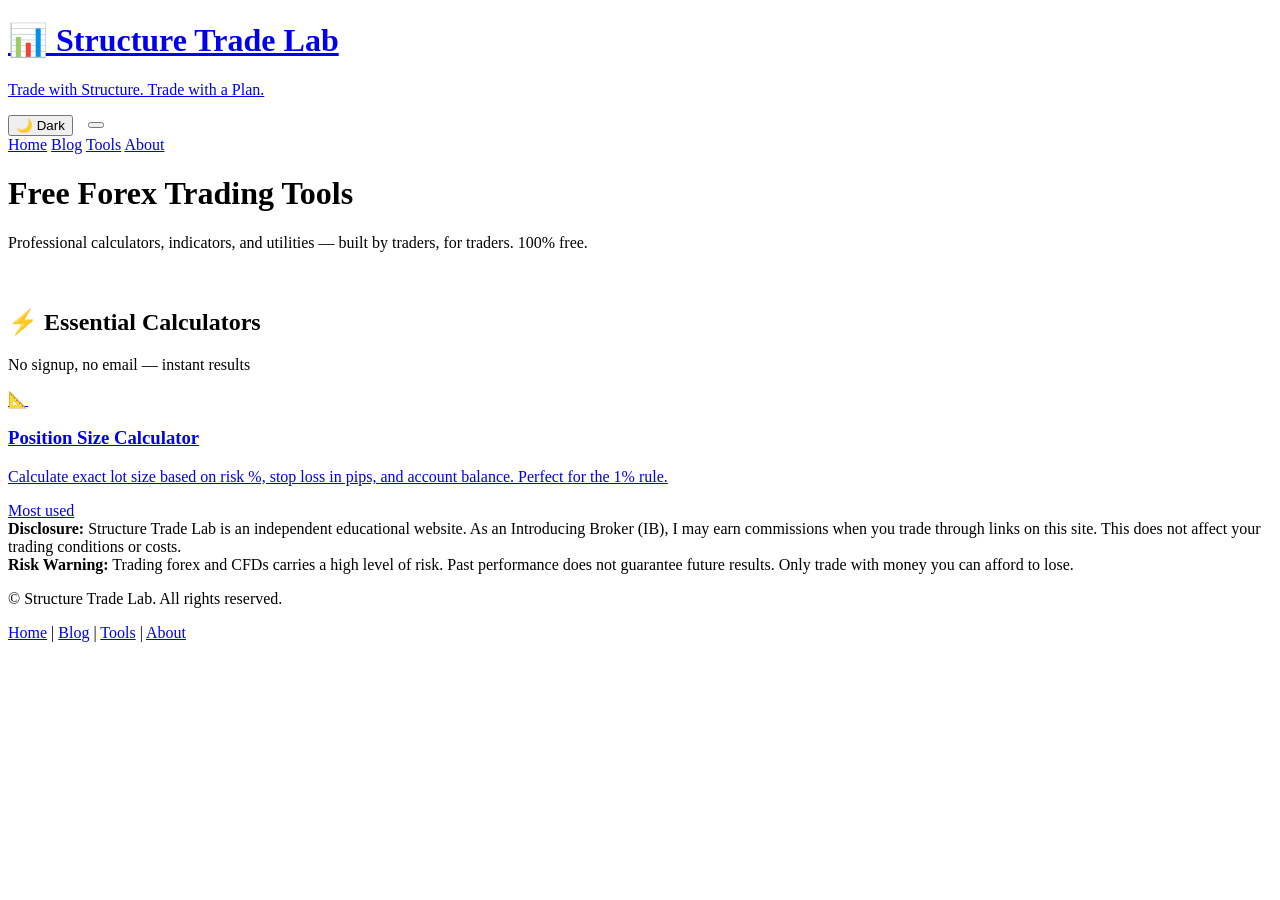
<file: index.html>
<!DOCTYPE html>
<html lang="en">
<head>

    <meta charset="UTF-8">
    <meta name="viewport" content="width=device-width, initial-scale=1.0">
    <meta name="description" content="Free forex trading tools: position size calculator, risk reward calculator, pip value calculator, leverage margin tool, Fibonacci tool, and compound profit calculator. Built by traders for traders.">
    <title>Free Forex Trading Tools — Calculators & Indicators | Structure Trade Lab</title>

    <!-- PREVENT FLASH OF LIGHT IN DARK MODE -->
     <script>
     (function() {
        const savedTheme = localStorage.getItem('theme');
        const prefersDark = window.matchMedia('(prefers-color-scheme: dark)').matches;
        if (savedTheme === 'dark' || (!savedTheme && prefersDark)) {
            document.documentElement.classList.add('dark-mode');
        }
        })();
        </script>

    <link rel="stylesheet" href="https://structuretradelab.com/assets/css/common.css">
    <link rel="stylesheet" href="https://structuretradelab.com/assets/css/tools.css">
</head>
<body>

    <!-- HEADER -->
    <header>
        <div class="container header-flex">
            <div class="logo">
                <a href="https://structuretradelab.com">
                    <h1>📊 Structure Trade Lab</h1>
                    <p>Trade with Structure. Trade with a Plan.</p>
                </a>
            </div>
            
            <div style="display: flex; align-items: center; gap: 15px;">
                <!-- Dark Mode Toggle Button -->
                 <button class="dark-mode-toggle" id="darkModeToggle" aria-label="Dark mode">
                    <span class="toggle-icon">🌙</span>
                    <span class="toggle-text">Dark</span>
                </button>
                
                <!-- Hamburger Button -->
                 <button class="hamburger" id="hamburgerBtn" aria-label="Menu">
                    <span></span>
                    <span></span>
                    <span></span>
                </button>
            </div>
            
            <nav id="mainNav">
                <a href="https://structuretradelab.com">Home</a>
                <a href="https://blog.structuretradelab.com">Blog</a>
                <a href="/" class="active">Tools</a>
                <a href="https://structuretradelab.com/about">About</a>
            </nav>
        </div>
    </header>
    
    <!-- Overlay for mobile menu -->
     <div class="menu-overlay" id="menuOverlay"></div>



    <div class="tools-hero">
        <div class="container">
            <h1>Free Forex Trading Tools</h1>
            <p>Professional calculators, indicators, and utilities — built by traders, for traders. 100% free.</p>
        </div>
    </div>

    <div class="container">
        
        <section style="padding-top: 20px;">
            <h2 class="section-title">⚡ Essential Calculators</h2>
            <p class="section-subtitle">No signup, no email — instant results</p>
            <div class="tools-grid">
                <a href="/position-size-calculator/" class="tool-card">
                    <div class="tool-icon">📐</div>
                    <h3>Position Size Calculator</h3>
                    <p>Calculate exact lot size based on risk %, stop loss in pips, and account balance. Perfect for the 1% rule.</p>
                    <span class="badge">Most used</span>
                </a>
                <!--
                <a href="/risk-reward-calculator/" class="tool-card">
                    <div class="tool-icon">⚖️</div>
                    <h3>Risk Reward Calculator</h3>
                    <p>See your reward-to-risk ratio before entering any trade. Input entry, stop loss, and take profit.</p>
                    <span class="badge">Essential</span>
                </a>
                <a href="/pip-value-calculator/" class="tool-card">
                    <div class="tool-icon">💧</div>
                    <h3>Pip Value Calculator</h3>
                    <p>Calculate pip value for any currency pair, lot size, and account currency. Works for majors and exotics.</p>
                </a>
                <a href="/leverage-margin-calculator/" class="tool-card">
                    <div class="tool-icon">⚡</div>
                    <h3>Leverage & Margin</h3>
                    <p>See required margin based on leverage, position size, and instrument. Understand your exposure.</p>
                </a>
                <a href="/fibonacci-calculator/" class="tool-card">
                    <div class="tool-icon">🌀</div>
                    <h3>Fibonacci Retracement</h3>
                    <p>Generate key Fibonacci levels (23.6%, 38.2%, 50%, 61.8%, 78.6%) from high/low prices.</p>
                    <span class="badge">Strategy</span>
                </a>
                <a href="/compound-profit-calculator/" class="tool-card">
                    <div class="tool-icon">📈</div>
                    <h3>Compound Profit</h3>
                    <p>See how your account grows with consistent compounding. Plan long-term expectations.</p>
                </a>
            -->
            </div>
        </section>

        <!-- ================================================== -->
        <!-- FUTURE SECTIONS (commented out)                   -->
        <!-- TradingView Indicators, MQL5/EA, MT4/MT5         -->
        <!-- ================================================== -->
        
        <!--
        <section class="featured-section">
            <h2 class="section-title">📈 TradingView Indicators</h2>
            <p class="section-subtitle">Free Pine Script indicators</p>
            <div class="tools-grid">
                <a href="/tradingview/smart-support-resistance/" class="tool-card">
                    <div class="tool-icon">📊</div>
                    <h3>Smart Support & Resistance</h3>
                    <p>Auto-draws dynamic S/R levels based on swing highs/lows.</p>
                    <span class="badge-platform">TradingView</span>
                </a>
            </div>
        </section>

        <section class="featured-section">
            <h2 class="section-title">🤖 MQL5 / Expert Advisors</h2>
            <p class="section-subtitle">Free EAs for MT4/MT5</p>
            <div class="tools-grid">
                <a href="/mql5/risk-manager-ea/" class="tool-card">
                    <div class="tool-icon">🛡️</div>
                    <h3>Risk Manager EA</h3>
                    <p>Automatically adjusts lot size based on risk %, trailing stop, partial closes.</p>
                    <span class="badge-platform">MT4/MT5</span>
                </a>
            </div>
        </section>

        <section class="featured-section">
            <h2 class="section-title">📜 MT4/MT5 Indicators</h2>
            <p class="section-subtitle">Professional indicators</p>
            <div class="tools-grid">
                <a href="/mt4-indicators/structure-scanner/" class="tool-card">
                    <div class="tool-icon">🔎</div>
                    <h3>Structure Scanner</h3>
                    <p>Scans multiple timeframes for market structure breaks.</p>
                    <span class="badge-platform">MT4/MT5</span>
                </a>
            </div>
        </section>
        -->

        <!--
        <div class="coming-note">
            💡 <strong>More tools coming soon.</strong> TradingView indicators, MQL5 Expert Advisors, and MT4/MT5 indicators are in development — completely free when released.
        </div>
        -->

    </div>

    <footer>
        <div class="container">
            <div class="footer-disclosure">
                <strong>Disclosure:</strong> Structure Trade Lab is an independent educational website. As an Introducing Broker (IB), I may earn commissions when you trade through links on this site. This does not affect your trading conditions or costs.
            </div>
            <div class="footer-disclosure">
                <strong>Risk Warning:</strong> Trading forex and CFDs carries a high level of risk. Past performance does not guarantee future results. Only trade with money you can afford to lose.
            </div>
            <p>© <span id="current-year"></span> Structure Trade Lab. All rights reserved.</p>
            <p style="margin-top: 10px;">
                <a href="https://structuretradelab.com">Home</a> | 
                <a href="https://blog.structuretradelab.com">Blog</a> | 
                <a href="/">Tools</a> |
                <a href="https://structuretradelab.com/about">About</a>
            </p>
        </div>
    </footer>

    <!-- JavaScript for Hamburger Menu & Year -->
    <script src="https://structuretradelab.com/assets/js/common.js" defer></script>
</body>
</html>
</file>
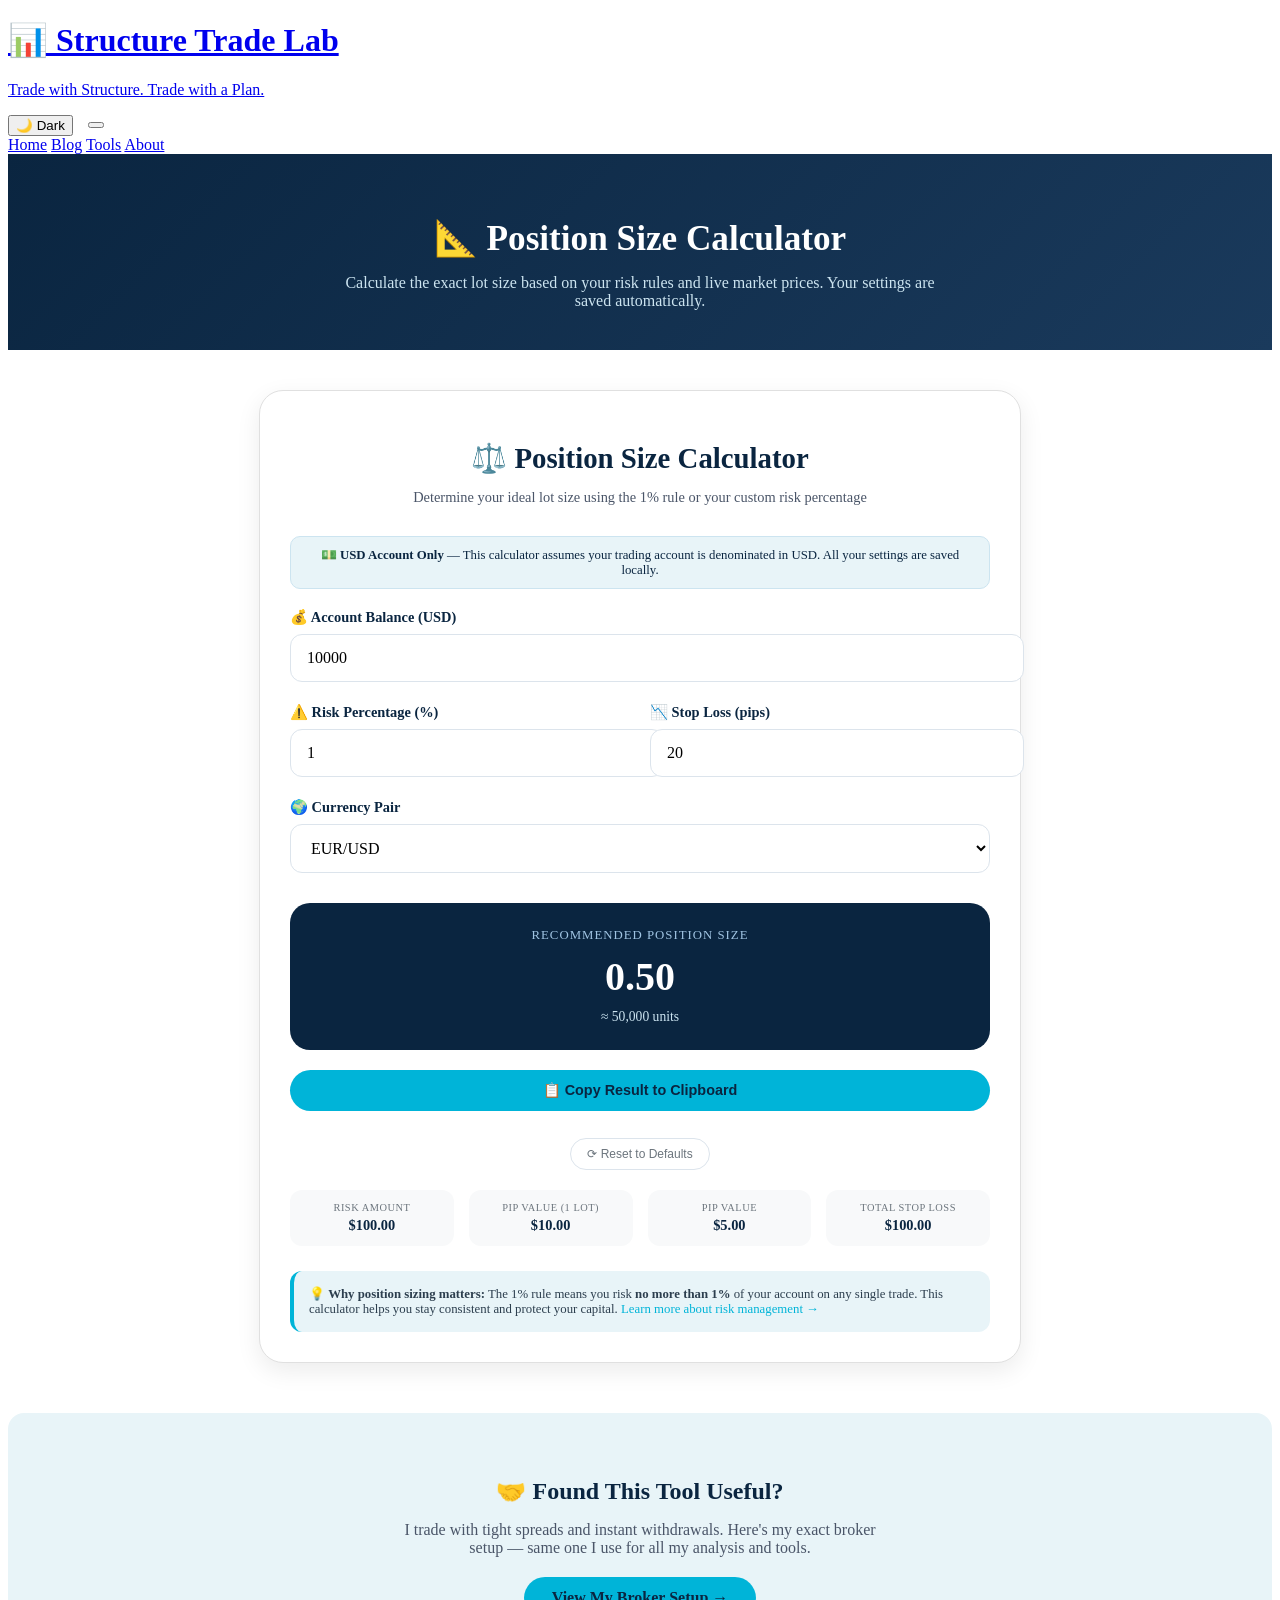
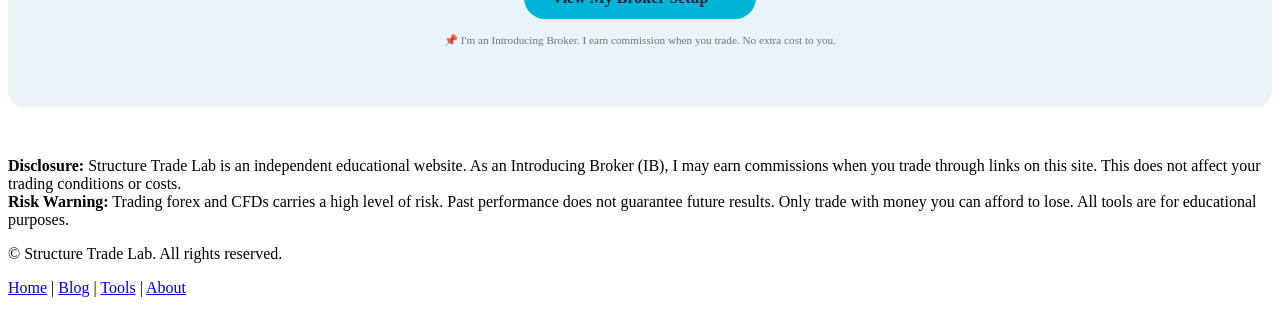
<file: position-size-calculator/index.html>
<!DOCTYPE html>
<html lang="en">

<head>

    <meta charset="UTF-8">
    <meta name="viewport" content="width=device-width, initial-scale=1.0">
    <meta name="description"
        content="Free forex position size calculator. Calculate exact lot size based on account balance, risk percentage, stop loss in pips, and live market prices. Saves your settings automatically.">
    <meta name="keywords"
        content="position size calculator, forex lot size calculator, risk management tool, forex calculator">
    <title>Position Size Calculator — Forex Risk Management Tool | Structure Trade Lab</title>

    <!-- PREVENT FLASH OF LIGHT IN DARK MODE -->
    <script>
        (function () {
            const savedTheme = localStorage.getItem('theme');
            const prefersDark = window.matchMedia('(prefers-color-scheme: dark)').matches;
            if (savedTheme === 'dark' || (!savedTheme && prefersDark)) {
                document.documentElement.classList.add('dark-mode');
            }
        })();
    </script>

    <link rel="stylesheet" href="https://structuretradelab.com/assets/css/common.css">

    <style>
        /* ============================================
           POSITION SIZE CALCULATOR STYLES
           ============================================ */

        .tools-hero {
            background: linear-gradient(135deg, #0a2540 0%, #1a3a5c 100%);
            color: white;
            padding: 40px 0;
            text-align: center;
        }

        .tools-hero h1 {
            font-size: 2.2rem;
            margin-bottom: 15px;
            color: white;
        }

        .tools-hero p {
            font-size: 1rem;
            max-width: 600px;
            margin: 0 auto;
            color: #cce4f0;
        }

        html.dark-mode .tools-hero {
            background: linear-gradient(135deg, #0a0f1a 0%, #0d1f2d 100%);
        }

        html.dark-mode .tools-hero p {
            color: #8b949e;
        }

        .calculator-container {
            max-width: 700px;
            margin: 40px auto;
            background: white;
            border-radius: 24px;
            padding: 30px;
            box-shadow: 0 8px 24px rgba(0, 0, 0, 0.08);
            border: 1px solid #e0e0e0;
            transition: background 0.3s ease, border-color 0.3s ease;
        }

        html.dark-mode .calculator-container {
            background: #121724;
            border-color: #1f2a3a;
            box-shadow: 0 8px 24px rgba(0, 0, 0, 0.3);
        }

        .calc-title {
            text-align: center;
            margin-bottom: 30px;
        }

        .calc-title h1 {
            font-size: 1.8rem;
            color: #0a2540;
            margin-bottom: 8px;
            transition: color 0.3s ease;
        }

        html.dark-mode .calc-title h1 {
            color: #f0f3f8;
        }

        .calc-title p {
            color: #4a5568;
            font-size: 0.9rem;
        }

        html.dark-mode .calc-title p {
            color: #c9d1d9;
        }

        .input-group {
            margin-bottom: 22px;
        }

        .input-group label {
            display: block;
            font-weight: 600;
            color: #0a2540;
            margin-bottom: 8px;
            font-size: 0.9rem;
            transition: color 0.3s ease;
        }

        html.dark-mode .input-group label {
            color: #f0f3f8;
        }

        .input-group input,
        .input-group select {
            width: 100%;
            padding: 14px 16px;
            border: 1px solid #dce4ec;
            border-radius: 12px;
            font-size: 1rem;
            transition: all 0.2s;
            background: white;
            font-family: inherit;
        }

        html.dark-mode .input-group input,
        html.dark-mode .input-group select {
            background: #0d1117;
            border-color: #1f2a3a;
            color: #f0f3f8;
        }

        .input-group input:focus,
        .input-group select:focus {
            outline: none;
            border-color: #00b4d8;
            box-shadow: 0 0 0 3px rgba(0, 180, 216, 0.1);
        }

        .input-group .helper-text {
            font-size: 0.7rem;
            color: #6c757d;
            margin-top: 5px;
        }

        html.dark-mode .input-group .helper-text {
            color: #8b949e;
        }

        .input-row {
            display: grid;
            grid-template-columns: 1fr 1fr;
            gap: 20px;
        }

        .account-note {
            background: #e8f4f8;
            border-radius: 10px;
            padding: 10px 15px;
            margin-bottom: 20px;
            font-size: 0.8rem;
            color: #0a2540;
            text-align: center;
            border: 1px solid #cce4f0;
        }

        html.dark-mode .account-note {
            background: #1a2332;
            color: #c9d1d9;
            border-color: #1f2a3a;
        }

        .result-box {
            background: #0a2540;
            border-radius: 20px;
            padding: 25px;
            text-align: center;
            margin: 30px 0 20px;
        }

        html.dark-mode .result-box {
            background: #0a0f1a;
        }

        .result-label {
            color: #a0c4e2;
            font-size: 0.8rem;
            text-transform: uppercase;
            letter-spacing: 1px;
            margin-bottom: 10px;
        }

        html.dark-mode .result-label {
            color: #8b949e;
        }

        .result-value {
            color: white;
            font-size: 2.5rem;
            font-weight: bold;
            line-height: 1.2;
            margin-bottom: 8px;
        }

        .result-sub {
            color: #cce4f0;
            font-size: 0.85rem;
        }

        html.dark-mode .result-sub {
            color: #8b949e;
        }

        .details-grid {
            display: grid;
            grid-template-columns: repeat(4, 1fr);
            gap: 15px;
            margin-top: 20px;
        }

        .detail-card {
            background: #f8f9fa;
            border-radius: 12px;
            padding: 12px;
            text-align: center;
            transition: background 0.3s ease;
        }

        html.dark-mode .detail-card {
            background: #1a2332;
        }

        .detail-label {
            font-size: 0.65rem;
            color: #6c757d;
            text-transform: uppercase;
            letter-spacing: 0.5px;
            margin-bottom: 4px;
        }

        html.dark-mode .detail-label {
            color: #8b949e;
        }

        .detail-value {
            font-size: 0.9rem;
            font-weight: bold;
            color: #0a2540;
        }

        html.dark-mode .detail-value {
            color: #f0f3f8;
        }

        .copy-btn {
            background: #00b4d8;
            color: #0a2540;
            border: none;
            padding: 12px 24px;
            border-radius: 50px;
            font-weight: bold;
            cursor: pointer;
            transition: all 0.2s;
            width: 100%;
            font-size: 0.9rem;
        }

        .copy-btn:hover {
            background: #0096b8;
            transform: translateY(-2px);
        }

        html.dark-mode .copy-btn {
            background: #58c4dd;
            color: #0a0f1a;
        }

        html.dark-mode .copy-btn:hover {
            background: #7cd4e8;
        }

        .copy-success {
            text-align: center;
            margin-top: 12px;
            font-size: 0.8rem;
            color: #2ecc71;
            display: none;
        }

        .reset-btn {
            background: transparent;
            border: 1px solid #dce4ec;
            color: #6c757d;
            padding: 8px 16px;
            border-radius: 50px;
            font-size: 0.75rem;
            cursor: pointer;
            margin-top: 15px;
            transition: all 0.2s;
        }

        .reset-btn:hover {
            background: #f0f4f8;
            border-color: #00b4d8;
            color: #0a2540;
        }

        html.dark-mode .reset-btn {
            border-color: #1f2a3a;
            color: #8b949e;
        }

        html.dark-mode .reset-btn:hover {
            background: #1a2332;
            border-color: #58c4dd;
            color: #f0f3f8;
        }

        .info-text {
            background: #e8f4f8;
            padding: 15px;
            border-radius: 12px;
            margin-top: 25px;
            font-size: 0.8rem;
            color: #2c3e4e;
            border-left: 4px solid #00b4d8;
        }

        html.dark-mode .info-text {
            background: #1a2332;
            color: #c9d1d9;
            border-left-color: #58c4dd;
        }

        .info-text a {
            color: #00b4d8;
            text-decoration: none;
        }

        .info-text a:hover {
            text-decoration: underline;
        }

        html.dark-mode .info-text a {
            color: #58c4dd;
        }

        .blog-cta {
            background: #e8f4f8;
            text-align: center;
            padding: 40px;
            border-radius: 16px;
            margin: 50px 0;
        }

        html.dark-mode .blog-cta {
            background: #1a2332;
        }

        .blog-cta h3 {
            color: #0a2540;
            font-size: 1.5rem;
            margin-bottom: 15px;
        }

        html.dark-mode .blog-cta h3 {
            color: #f0f3f8;
        }

        .blog-cta p {
            color: #4a5568;
            margin-bottom: 20px;
            max-width: 500px;
            margin-left: auto;
            margin-right: auto;
        }

        html.dark-mode .blog-cta p {
            color: #c9d1d9;
        }

        .blog-cta .btn {
            display: inline-block;
            background: #00b4d8;
            color: #0a2540;
            padding: 12px 28px;
            text-decoration: none;
            font-weight: bold;
            border-radius: 50px;
            transition: all 0.3s;
        }

        .blog-cta .btn:hover {
            background: #0096b8;
            transform: translateY(-2px);
        }

        html.dark-mode .blog-cta .btn {
            background: #58c4dd;
            color: #0a0f1a;
        }

        html.dark-mode .blog-cta .btn:hover {
            background: #7cd4e8;
        }

        .blog-cta .disclosure-small {
            font-size: 0.7rem;
            color: #6c757d;
            margin-top: 15px;
        }

        html.dark-mode .blog-cta .disclosure-small {
            color: #8b949e;
        }

        @media (max-width: 700px) {
            .details-grid {
                grid-template-columns: repeat(2, 1fr);
            }
        }

        @media (max-width: 600px) {
            .calculator-container {
                padding: 20px;
                margin: 20px;
            }

            .result-value {
                font-size: 1.8rem;
            }

            .input-row {
                grid-template-columns: 1fr;
                gap: 0;
            }

            .tools-hero h1 {
                font-size: 1.6rem;
            }

            .blog-cta {
                padding: 25px;
                margin: 30px 15px;
            }

            .blog-cta h3 {
                font-size: 1.2rem;
            }
        }
    </style>
</head>

<body>

    <!-- HEADER -->
    <header>
        <div class="container header-flex">
            <div class="logo">
                <a href="https://structuretradelab.com">
                    <h1>📊 Structure Trade Lab</h1>
                    <p>Trade with Structure. Trade with a Plan.</p>
                </a>
            </div>

            <div style="display: flex; align-items: center; gap: 15px;">
                <button class="dark-mode-toggle" id="darkModeToggle" aria-label="Dark mode">
                    <span class="toggle-icon">🌙</span>
                    <span class="toggle-text">Dark</span>
                </button>
                <button class="hamburger" id="hamburgerBtn" aria-label="Menu">
                    <span></span>
                    <span></span>
                    <span></span>
                </button>
            </div>

            <nav id="mainNav">
                <a href="https://structuretradelab.com">Home</a>
                <a href="https://blog.structuretradelab.com">Blog</a>
                <a href="/">Tools</a>
                <a href="https://structuretradelab.com/about">About</a>
            </nav>
        </div>
    </header>

    <div class="menu-overlay" id="menuOverlay"></div>

    <!-- TOOLS HERO -->
    <div class="tools-hero">
        <div class="container">
            <h1>📐 Position Size Calculator</h1>
            <p>Calculate the exact lot size based on your risk rules and live market prices. Your settings are saved
                automatically.</p>
        </div>
    </div>

    <div class="container">
        <div class="calculator-container">
            <div class="calc-title">
                <h1>⚖️ Position Size Calculator</h1>
                <p>Determine your ideal lot size using the 1% rule or your custom risk percentage</p>
            </div>

            <div class="account-note">
                💵 <strong>USD Account Only</strong> — This calculator assumes your trading account is denominated in
                USD. All your settings are saved locally.
            </div>

            <div class="input-group">
                <label>💰 Account Balance (USD)</label>
                <input type="number" id="balance" step="100" placeholder="Enter account balance in USD" value="10000">
            </div>

            <div class="input-row">
                <div class="input-group">
                    <label>⚠️ Risk Percentage (%)</label>
                    <input type="number" id="riskPercent" step="0.5" placeholder="Risk per trade" value="1">
                </div>
                <div class="input-group">
                    <label>📉 Stop Loss (pips)</label>
                    <input type="number" id="stopLossPips" step="1" placeholder="Stop loss in pips" value="20">
                </div>
            </div>

            <div class="input-group">
                <label>🌍 Currency Pair</label>
                <select id="currencyPair">
                    <option value="EURUSD">EUR/USD</option>
                    <option value="GBPUSD">GBP/USD</option>
                    <option value="USDJPY">USD/JPY</option>
                    <option value="USDCHF">USD/CHF</option>
                    <option value="USDCAD">USD/CAD</option>
                    <option value="AUDUSD">AUD/USD</option>
                    <option value="NZDUSD">NZD/USD</option>
                    <option value="GBPJPY">GBP/JPY</option>
                    <option value="EURJPY">EUR/JPY</option>
                    <option value="EURGBP">EUR/GBP</option>
                    <option value="XAUUSD">Gold (XAU/USD)</option>
                </select>
            </div>

            <div class="input-group" id="priceInputGroup" style="display: none;">
                <label id="priceLabel">💰 Current Market Price</label>
                <input type="number" id="currentPrice" step="0.0001" placeholder="Enter current price">
                <div class="helper-text" id="priceHelper">Find this in your trading platform. Saved for next time.</div>
            </div>

            <div class="result-box">
                <div class="result-label">Recommended Position Size</div>
                <div class="result-value" id="positionSize">0.00</div>
                <div class="result-sub" id="positionUnits">≈ 0 units</div>
            </div>

            <button class="copy-btn" id="copyBtn">📋 Copy Result to Clipboard</button>
            <div class="copy-success" id="copySuccess">✓ Copied to clipboard!</div>

            <div style="text-align: center; margin-top: 12px;">
                <button class="reset-btn" id="resetBtn">⟳ Reset to Defaults</button>
            </div>

            <div class="details-grid">
                <div class="detail-card">
                    <div class="detail-label">Risk Amount</div>
                    <div class="detail-value" id="riskAmount">$0.00</div>
                </div>
                <div class="detail-card">
                    <div class="detail-label">Pip Value (1 lot)</div>
                    <div class="detail-value" id="pipValue">$0.00</div>
                </div>
                <div class="detail-card">
                    <div class="detail-label">Pip Value</div>
                    <div class="detail-value" id="positionPipValue">$0.00</div>
                </div>
                <div class="detail-card">
                    <div class="detail-label">Total Stop Loss</div>
                    <div class="detail-value" id="stopLossValue">$0.00</div>
                </div>
            </div>

            <div class="info-text">
                💡 <strong>Why position sizing matters:</strong> The 1% rule means you risk <strong>no more than
                    1%</strong> of your account on any single trade. This calculator helps you stay consistent and
                protect your capital.
                <a href="https://blog.structuretradelab.com/category/risk-management/">Learn more about risk management
                    →</a>
            </div>
        </div>

        <div class="blog-cta">
            <h3>🤝 Found This Tool Useful?</h3>
            <p>I trade with tight spreads and instant withdrawals. Here's my exact broker setup — same one I use for all
                my analysis and tools.</p>
            <a href="https://structuretradelab.com/broker-setup/" class="btn">View My Broker Setup →</a>
            <p class="disclosure-small">📌 I'm an Introducing Broker. I earn commission when you trade. No extra cost to
                you.</p>
        </div>
    </div>

    <footer>
        <div class="container">
            <div class="footer-disclosure">
                <strong>Disclosure:</strong> Structure Trade Lab is an independent educational website. As an
                Introducing Broker (IB), I may earn commissions when you trade through links on this site. This does not
                affect your trading conditions or costs.
            </div>
            <div class="footer-disclosure">
                <strong>Risk Warning:</strong> Trading forex and CFDs carries a high level of risk. Past performance
                does not guarantee future results. Only trade with money you can afford to lose. All tools are for
                educational purposes.
            </div>
            <p>© <span id="current-year"></span> Structure Trade Lab. All rights reserved.</p>
            <p style="margin-top: 10px;">
                <a href="https://structuretradelab.com">Home</a> |
                <a href="https://blog.structuretradelab.com">Blog</a> |
                <a href="/">Tools</a> |
                <a href="https://structuretradelab.com/about">About</a>
            </p>
        </div>
    </footer>

    <!-- Common JavaScript -->
    <script src="https://structuretradelab.com/assets/js/common.js" defer></script>

    <!-- Calculator Specific JavaScript -->
    <script>
        // DOM elements for calculator
        const balanceInput = document.getElementById('balance');
        const riskPercentInput = document.getElementById('riskPercent');
        const stopLossInput = document.getElementById('stopLossPips');
        const currencySelect = document.getElementById('currencyPair');
        const priceInputGroup = document.getElementById('priceInputGroup');
        const priceLabel = document.getElementById('priceLabel');
        const priceHelper = document.getElementById('priceHelper');
        const currentPriceInput = document.getElementById('currentPrice');
        const resetBtn = document.getElementById('resetBtn');

        const positionSizeSpan = document.getElementById('positionSize');
        const positionUnitsSpan = document.getElementById('positionUnits');
        const riskAmountSpan = document.getElementById('riskAmount');
        const pipValueSpan = document.getElementById('pipValue');
        const positionPipValueSpan = document.getElementById('positionPipValue');
        const stopLossValueSpan = document.getElementById('stopLossValue');

        const copyBtn = document.getElementById('copyBtn');
        const copySuccessDiv = document.getElementById('copySuccess');

        // Default values
        const DEFAULTS = {
            balance: 10000,
            riskPercent: 1,
            stopLossPips: 20,
            currencyPair: 'EURUSD',
            currentPrice: null
        };

        function getDefaultPrice(pair) {
            const defaults = {
                'USDJPY': 150.50,
                'USDCHF': 0.89,
                'USDCAD': 1.37,
                'GBPJPY': 190.00,
                'EURJPY': 162.00,
                'EURGBP': 1.2700
            };
            return defaults[pair] || 1;
        }

        function saveSettings() {
            const settings = {
                balance: balanceInput.value,
                riskPercent: riskPercentInput.value,
                stopLossPips: stopLossInput.value,
                currencyPair: currencySelect.value,
                currentPrice: currentPriceInput.value
            };
            localStorage.setItem('positionSizeCalculator', JSON.stringify(settings));
        }

        function loadSettings() {
            const saved = localStorage.getItem('positionSizeCalculator');
            if (saved) {
                try {
                    const settings = JSON.parse(saved);
                    if (settings.balance) balanceInput.value = settings.balance;
                    if (settings.riskPercent) riskPercentInput.value = settings.riskPercent;
                    if (settings.stopLossPips) stopLossInput.value = settings.stopLossPips;
                    if (settings.currencyPair) currencySelect.value = settings.currencyPair;
                    if (settings.currentPrice) currentPriceInput.value = settings.currentPrice;
                    return true;
                } catch (e) {
                    console.log('Error loading settings');
                }
            }
            return false;
        }

        function resetToDefaults() {
            balanceInput.value = DEFAULTS.balance;
            riskPercentInput.value = DEFAULTS.riskPercent;
            stopLossInput.value = DEFAULTS.stopLossPips;
            currencySelect.value = DEFAULTS.currencyPair;

            const pair = currencySelect.value;
            if (needsCurrentPrice(pair)) {
                currentPriceInput.value = getDefaultPrice(pair);
            } else {
                currentPriceInput.value = '';
            }

            updatePriceInputVisibility();
            updateCalculator();
            saveSettings();
        }

        function getPipSize(pair) {
            const jpyPairs = ['USDJPY', 'GBPJPY', 'EURJPY'];
            if (jpyPairs.includes(pair)) return 0.01;
            return 0.0001;
        }

        function getQuoteCurrency(pair) {
            if (pair === 'EURUSD' || pair === 'GBPUSD' || pair === 'AUDUSD' ||
                pair === 'NZDUSD' || pair === 'XAUUSD') return 'USD';
            if (pair === 'USDJPY') return 'JPY';
            if (pair === 'USDCHF') return 'CHF';
            if (pair === 'USDCAD') return 'CAD';
            if (pair === 'GBPJPY' || pair === 'EURJPY') return 'JPY';
            if (pair === 'EURGBP') return 'GBP';
            return 'USD';
        }

        function needsCurrentPrice(pair) {
            const needsPrice = ['USDJPY', 'USDCHF', 'USDCAD', 'GBPJPY', 'EURJPY', 'EURGBP'];
            return needsPrice.includes(pair);
        }

        function updatePriceInputVisibility() {
            const pair = currencySelect.value;
            const needsPrice = needsCurrentPrice(pair);

            if (needsPrice) {
                priceInputGroup.style.display = 'block';

                if (pair === 'USDJPY') {
                    priceLabel.innerHTML = '💰 USD/JPY Current Rate';
                    priceHelper.innerHTML = 'Enter the live USD/JPY rate. Example: 150.50';
                    currentPriceInput.step = '0.01';
                    currentPriceInput.placeholder = 'Enter USD/JPY rate';
                } else if (pair === 'GBPJPY') {
                    priceLabel.innerHTML = '💰 GBP/JPY Current Rate';
                    priceHelper.innerHTML = 'Enter the live GBP/JPY rate. Example: 190.00';
                    currentPriceInput.step = '0.01';
                    currentPriceInput.placeholder = 'Enter GBP/JPY rate';
                } else if (pair === 'EURJPY') {
                    priceLabel.innerHTML = '💰 EUR/JPY Current Rate';
                    priceHelper.innerHTML = 'Enter the live EUR/JPY rate. Example: 162.00';
                    currentPriceInput.step = '0.01';
                    currentPriceInput.placeholder = 'Enter EUR/JPY rate';
                } else if (pair === 'USDCHF') {
                    priceLabel.innerHTML = '💰 USD/CHF Current Rate';
                    priceHelper.innerHTML = 'Enter the live USD/CHF rate. Example: 0.8900';
                    currentPriceInput.step = '0.0001';
                    currentPriceInput.placeholder = 'Enter USD/CHF rate';
                } else if (pair === 'USDCAD') {
                    priceLabel.innerHTML = '💰 USD/CAD Current Rate';
                    priceHelper.innerHTML = 'Enter the live USD/CAD rate. Example: 1.3750';
                    currentPriceInput.step = '0.0001';
                    currentPriceInput.placeholder = 'Enter USD/CAD rate';
                } else if (pair === 'EURGBP') {
                    priceLabel.innerHTML = '💰 GBP/USD Current Rate';
                    priceHelper.innerHTML = 'Enter the live GBP/USD rate. Example: 1.2700';
                    currentPriceInput.step = '0.0001';
                    currentPriceInput.placeholder = 'Enter GBP/USD rate';
                }

                if (!currentPriceInput.value) {
                    currentPriceInput.value = getDefaultPrice(pair);
                }
            } else {
                priceInputGroup.style.display = 'none';
            }
        }


        function calculatePipValue(pair) {
            const pipSize = getPipSize(pair);
            const quoteCurrency = getQuoteCurrency(pair);

            if (quoteCurrency === 'USD') {
                return 100000 * pipSize;
            }

            let currentPrice = parseFloat(currentPriceInput.value);
            if (isNaN(currentPrice) || currentPrice <= 0) {
                currentPrice = getDefaultPrice(pair);
                currentPriceInput.value = currentPrice;
            }

            let pipValueInQuote = 100000 * pipSize;

            if (pair === 'USDJPY' || pair === 'USDCHF' || pair === 'USDCAD') {
                return pipValueInQuote / currentPrice;
            } else if (pair === 'GBPJPY') {
                return pipValueInQuote / currentPrice;
            } else if (pair === 'EURJPY') {
                return pipValueInQuote / currentPrice;
            } else if (pair === 'EURGBP') {
                // Convert from GBP to USD using user's GBP/USD input
                return pipValueInQuote * currentPrice;
            }

            return 10;
        }

        function updateCalculator() {
            let balance = parseFloat(balanceInput.value);
            let riskPercent = parseFloat(riskPercentInput.value);
            let stopLossPips = parseFloat(stopLossInput.value);
            let pair = currencySelect.value;

            if (isNaN(balance) || balance <= 0) balance = 10000;
            if (isNaN(riskPercent) || riskPercent <= 0) riskPercent = 1;
            if (isNaN(stopLossPips) || stopLossPips <= 0) stopLossPips = 20;

            let riskAmountUSD = balance * (riskPercent / 100);
            let pipValuePerLot = calculatePipValue(pair);

            let denominator = stopLossPips * pipValuePerLot;
            let lots = denominator > 0 ? riskAmountUSD / denominator : 0;
            lots = Math.min(Math.max(lots, 0.01), 50);
            lots = Math.round(lots * 100) / 100;

            let units = lots * 100000;
            let positionPipValue = lots * pipValuePerLot;
            let totalStopLoss = stopLossPips * positionPipValue;

            positionSizeSpan.innerText = lots.toFixed(2);
            positionUnitsSpan.innerText = `≈ ${Math.round(units).toLocaleString()} units`;
            riskAmountSpan.innerText = `$${riskAmountUSD.toFixed(2)}`;
            pipValueSpan.innerText = `$${pipValuePerLot.toFixed(2)}`;
            positionPipValueSpan.innerText = `$${positionPipValue.toFixed(2)}`;
            stopLossValueSpan.innerText = `$${totalStopLoss.toFixed(2)}`;
        }

        function handleChange() {
            updateCalculator();
            saveSettings();
        }

        // Event listeners
        balanceInput.addEventListener('input', handleChange);
        riskPercentInput.addEventListener('input', handleChange);
        stopLossInput.addEventListener('input', handleChange);

        currencySelect.addEventListener('change', () => {
            // Reset price input to the new pair's default value
            const newPair = currencySelect.value;
            const defaultPrice = getDefaultPrice(newPair);
            currentPriceInput.value = defaultPrice;

            updatePriceInputVisibility();
            handleChange();
        });

        if (currentPriceInput) {
            currentPriceInput.addEventListener('input', handleChange);
        }

        resetBtn.addEventListener('click', resetToDefaults);

        // Initialize
        const loaded = loadSettings();
        if (!loaded) {
            resetToDefaults();
        } else {
            updatePriceInputVisibility();
            updateCalculator();
        }
    </script>
</body>

</html>
</file>
